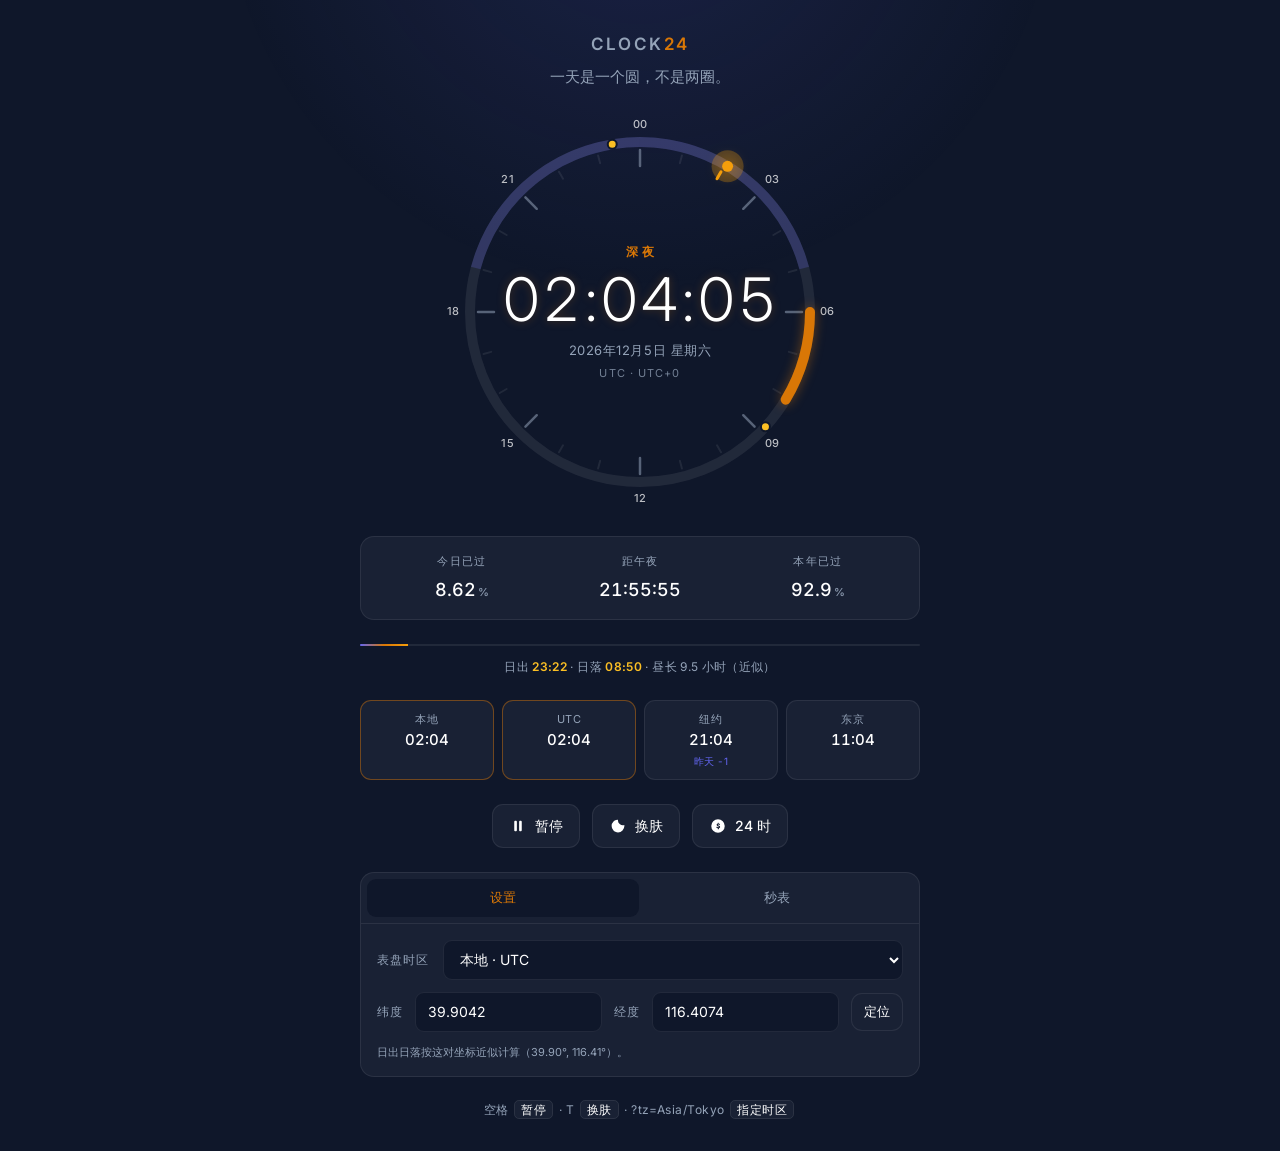
<file: index.html>
<!doctype html>
<html lang="zh-CN" data-theme="dark">
<head>
<meta charset="utf-8">
<meta name="viewport" content="width=device-width, initial-scale=1">
<title>Clock24 · 一天是一个圆</title>
<meta name="description" content="把一天画成一个圆环的 24 小时时钟：实时走针、昼夜弧、日进度、多时区对照与秒表。">
<meta name="color-scheme" content="dark light">
<meta name="theme-color" content="#0F172A">
<link rel="icon" href="data:image/svg+xml,<svg xmlns='http://www.w3.org/2000/svg' viewBox='0 0 32 32'><circle cx='16' cy='16' r='13' fill='none' stroke='%23D97706' stroke-width='3' stroke-dasharray='58 24' stroke-linecap='round'/><circle cx='16' cy='6' r='3' fill='%23F59E0B'/></svg>">
<link rel="preconnect" href="https://fonts.googleapis.com">
<link rel="preconnect" href="https://fonts.gstatic.com" crossorigin>
<link href="https://fonts.googleapis.com/css2?family=Inter:wght@300;400;500;600;700&display=swap" rel="stylesheet">
<link rel="stylesheet" href="styles.css">
</head>
<body>
  <main class="stage">

    <header class="masthead">
      <h1 class="wordmark">Clock<span>24</span></h1>
      <p class="tagline">一天是一个圆，不是两圈。</p>
    </header>

    <section class="clock" aria-labelledby="dialTitle">
      <svg class="dial" viewBox="0 0 400 400" role="img" aria-labelledby="dialTitle dialDesc">
        <title id="dialTitle">24 小时环</title>
        <desc id="dialDesc">外圈 24 格刻度代表 0 到 23 时；弧线表示今天已经流逝的部分，光点表示此刻的位置，两侧的三角是日出与日落。</desc>
        <g id="dial-static"></g>
        <g id="dial-night"></g>
        <circle class="dial-track" cx="200" cy="200" r="170"></circle>
        <circle class="dial-progress" id="progressArc" cx="200" cy="200" r="170"></circle>
        <g id="dial-solar"></g>
        <g id="dial-marker" class="dial-marker">
          <circle class="marker-halo" r="16" cx="200" cy="30"></circle>
          <circle class="marker-core" r="5.5" cx="200" cy="30"></circle>
        </g>
      </svg>

      <div class="readout">
        <p class="phase" id="phase">清晨</p>
        <p class="digital-line">
          <time class="digital" id="digital" datetime="00:00:00" aria-live="off">00:00:00</time>
          <span class="meridiem" id="meridiem" hidden>AM</span>
        </p>
        <p class="dateline" id="dateline">—</p>
        <p class="tzline" id="tzline">—</p>
      </div>
    </section>

    <section class="stats" aria-label="今日进度">
      <div class="stat">
        <span class="stat-label">今日已过</span>
        <span class="stat-value" id="pct">0.00<small>%</small></span>
      </div>
      <div class="stat">
        <span class="stat-label">距午夜</span>
        <span class="stat-value" id="countdown">--:--:--</span>
      </div>
      <div class="stat">
        <span class="stat-label">本年已过</span>
        <span class="stat-value" id="yearpct">0.0<small>%</small></span>
      </div>
    </section>

    <div class="rail" aria-hidden="true"><span id="railFill"></span></div>

    <p class="solar-note" id="solarNote">—</p>

    <section class="zones" aria-label="时区对照">
      <ul class="zone-list" id="zoneList"></ul>
    </section>

    <div class="controls">
      <button type="button" id="btnPause" class="btn" aria-pressed="false">
        <svg viewBox="0 0 24 24" aria-hidden="true" focusable="false"><rect x="7" y="5" width="3.5" height="14" rx="1.2"/><rect x="13.5" y="5" width="3.5" height="14" rx="1.2"/></svg>
        <span id="pauseLabel">暂停</span>
      </button>
      <button type="button" id="btnTheme" class="btn" aria-pressed="false">
        <svg viewBox="0 0 24 24" aria-hidden="true" focusable="false"><path d="M12 3.5a8.5 8.5 0 1 0 8.5 8.5c0-.4-.03-.8-.09-1.19A6.6 6.6 0 0 1 12 3.6c-.05-.03-1 0 0-.1Z"/></svg>
        <span>换肤</span>
      </button>
      <button type="button" id="btnFormat" class="btn" aria-pressed="false">
        <svg viewBox="0 0 24 24" aria-hidden="true" focusable="false"><path d="M12 3a9 9 0 1 0 0 18 9 9 0 0 0 0-18Zm.75 4.5v1.3a3.2 3.2 0 0 1 2.15 1.2l-1.1.8c-.3-.42-.72-.66-1.2-.66-.42 0-.7.2-.7.5 0 .34.3.5 1.05.75.98.32 1.85.75 1.85 1.9 0 .9-.62 1.5-1.55 1.72v1.24h-1.5v-1.24c-.95-.2-1.7-.72-2.15-1.5l1.15-.75c.32.52.85.85 1.5.85.5 0 .8-.22.8-.55 0-.36-.33-.53-1.1-.78-.95-.3-1.75-.7-1.75-1.85 0-.87.6-1.48 1.55-1.7V7.5h1.5Z"/></svg>
        <span id="formatLabel">24 时</span>
      </button>
    </div>

    <section class="panel">
      <div class="tabs" role="tablist" aria-label="工具面板">
        <button type="button" role="tab" id="tab-setup" aria-controls="panel-setup" aria-selected="true" tabindex="0" class="tab">设置</button>
        <button type="button" role="tab" id="tab-stopwatch" aria-controls="panel-stopwatch" aria-selected="false" tabindex="-1" class="tab">秒表</button>
      </div>

      <div role="tabpanel" id="panel-setup" aria-labelledby="tab-setup" class="tabpanel">
        <div class="field">
          <label for="tzSelect">表盘时区</label>
          <select id="tzSelect"></select>
        </div>
        <div class="field field-coords">
          <label for="latInput">纬度</label>
          <input id="latInput" type="number" step="0.0001" min="-90" max="90" inputmode="decimal" value="39.9042">
          <label for="lonInput">经度</label>
          <input id="lonInput" type="number" step="0.0001" min="-180" max="180" inputmode="decimal" value="116.4074">
          <button type="button" id="btnGeo" class="btn btn-sm">定位</button>
        </div>
        <p class="field-note" id="geoNote">日出日落按这对坐标近似计算。</p>
      </div>

      <div role="tabpanel" id="panel-stopwatch" aria-labelledby="tab-stopwatch" class="tabpanel" hidden>
        <p class="sw-display" id="swDisplay" role="timer" aria-live="off">00:00.00</p>
        <div class="sw-controls">
          <button type="button" id="swStart" class="btn btn-sm">开始</button>
          <button type="button" id="swLap" class="btn btn-sm" disabled>分段</button>
          <button type="button" id="swReset" class="btn btn-sm" disabled>清零</button>
        </div>
        <ol class="sw-laps" id="swLaps"></ol>
      </div>
    </section>

    <p class="hint">空格 <kbd>暂停</kbd> · T <kbd>换肤</kbd> · ?tz=Asia/Tokyo <kbd>指定时区</kbd></p>

    <noscript><p class="hint">这个页面靠 JavaScript 走针，请打开它。</p></noscript>
  </main>

  <script src="app.js"></script>
</body>
</html>
</file>
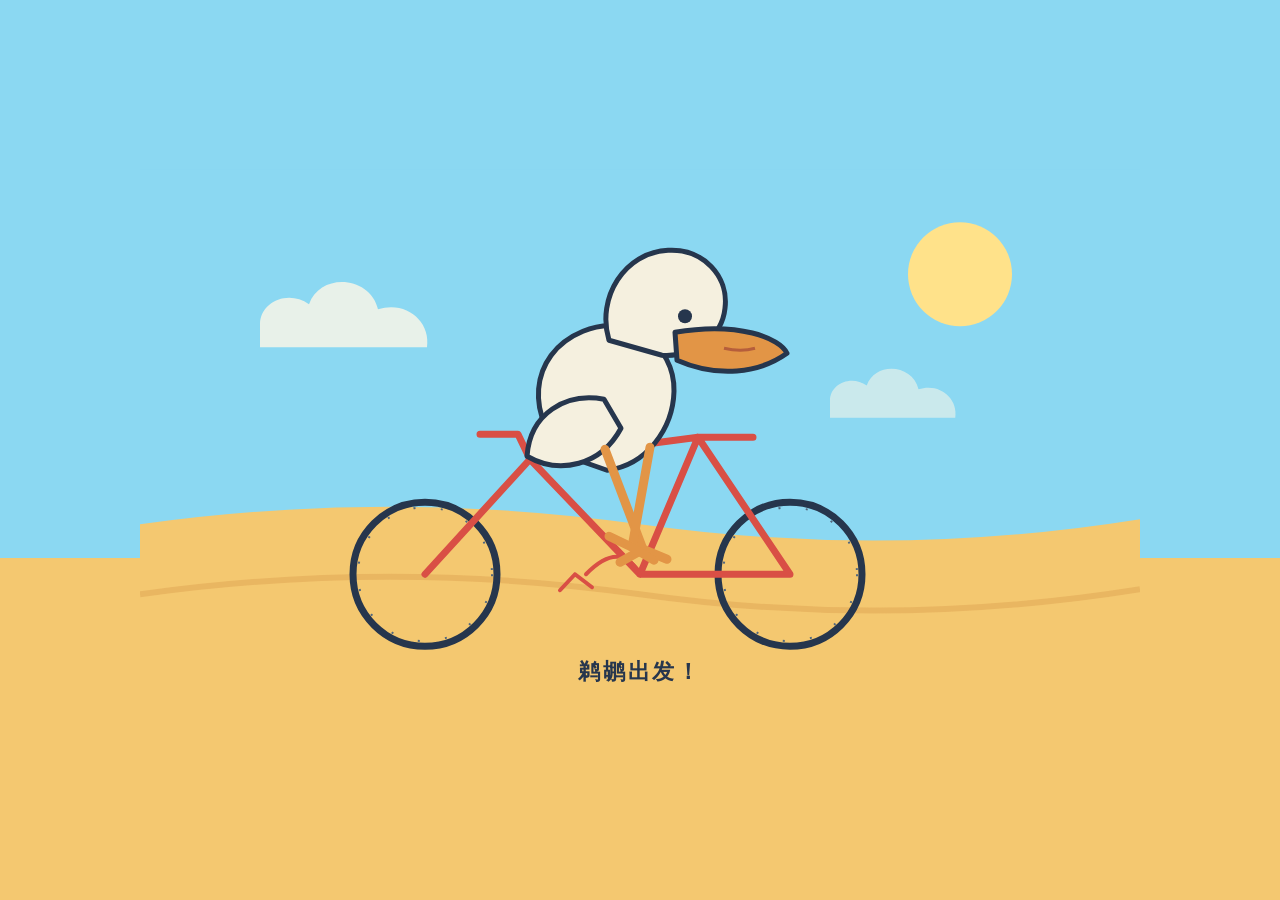
<file: pelican.html>
<!doctype html>
<html lang="zh-CN">
<head>
  <meta charset="utf-8">
  <meta name="viewport" content="width=device-width, initial-scale=1">
  <title>鹈鹕骑自行车</title>
  <style>
    :root { color-scheme: dark; }
    * { box-sizing: border-box; }
    body {
      margin: 0; min-height: 100vh; display: grid; place-items: center;
      overflow: hidden; background: linear-gradient(#8bd8f2 0 62%, #f4c870 62%);
      font-family: system-ui, sans-serif;
    }
    .scene { width: min(100vw, 1000px); aspect-ratio: 16 / 9; }
    svg { display: block; width: 100%; height: 100%; }
    .cloud { fill: #fff8e8; opacity: .8; animation: drift 24s linear infinite; }
    .cloud.two { animation-duration: 34s; animation-delay: -12s; opacity: .55; }
    .wheel { fill: none; stroke: #26364d; stroke-width: 7; }
    .spokes { fill: none; stroke: #52677d; stroke-width: 2; stroke-dasharray: 2 25.6; transform-origin: center; animation: spin .8s linear infinite; }
    .bike { fill: none; stroke: #d94f45; stroke-width: 7; stroke-linecap: round; stroke-linejoin: round; }
    .bike-thin { fill: none; stroke: #d94f45; stroke-width: 4; stroke-linecap: round; }
    .feather { fill: #f5f0df; stroke: #26364d; stroke-width: 5; stroke-linejoin: round; }
    .wing { transform-box: fill-box; transform-origin: 50% 70%; animation: flap .8s ease-in-out infinite alternate; }
    .leg { fill: none; stroke: #e29546; stroke-width: 9; stroke-linecap: round; animation: pedal .8s linear infinite; transform-box: fill-box; transform-origin: 50% 0; }
    .leg.back { animation-delay: -.4s; }
    .pedal { fill: #26364d; }
    .bird { animation: bob .8s ease-in-out infinite; }
    .beak { fill: #e29546; stroke: #26364d; stroke-width: 5; stroke-linejoin: round; }
    .eye { fill: #26364d; }
    .caption { fill: #26364d; font-size: 22px; font-weight: 700; letter-spacing: .12em; }
    @keyframes spin { to { transform: rotate(360deg); } }
    @keyframes pedal { 50% { transform: rotate(25deg); } 100% { transform: rotate(0deg); } }
    @keyframes flap { to { transform: rotate(-13deg); } }
    @keyframes bob { 50% { transform: translateY(-7px); } }
    @keyframes drift { from { transform: translateX(-110px); } to { transform: translateX(110px); } }
    @media (prefers-reduced-motion: reduce) {
      .cloud, .wheel .spokes, .wing, .leg, .bird { animation-play-state: paused; }
    }
  </style>
</head>
<body>
  <main class="scene" aria-label="一只鹈鹕骑自行车的 SVG 动画">
    <svg viewBox="0 0 1000 562" role="img" aria-labelledby="title desc">
      <title id="title">鹈鹕骑自行车</title>
      <desc id="desc">一只鹈鹕踩着自行车沿着沙滩前进，翅膀随骑行节奏扇动。</desc>
      <rect width="1000" height="562" fill="#8bd8f2"/>
      <circle cx="820" cy="105" r="52" fill="#ffe28a"/>
      <g class="cloud" transform="translate(120 120)"><path d="M0 35c0-22 28-35 49-20 11-32 61-29 69 5 28-9 53 12 49 38H0Z"/></g>
      <g class="cloud two" transform="translate(690 205) scale(.75)"><path d="M0 35c0-22 28-35 49-20 11-32 61-29 69 5 28-9 53 12 49 38H0Z"/></g>
      <path d="M0 355 Q250 320 500 355T1000 350V562H0Z" fill="#f4c870"/>
      <path d="M0 425 Q250 390 500 425T1000 420" fill="none" stroke="#e6af5c" stroke-width="6" opacity=".7"/>
      <text class="caption" x="500" y="510" text-anchor="middle">鹈鹕出发！</text>

      <g transform="translate(0 20)">
        <!-- bicycle -->
        <g transform="translate(285 385)">
          <circle class="wheel" r="72"/>
          <circle class="spokes" r="67"/>
        </g>
        <g transform="translate(650 385)">
          <circle class="wheel" r="72"/>
          <circle class="spokes" r="67"/>
        </g>
        <path class="bike" d="M285 385 390 270 500 385 650 385 558 248 390 270M500 385 558 248M558 248h55M390 270l-12-25h-38"/>
        <path class="bike-thin" d="M500 385q-20-35-54 0M435 385l-15 16m15-16 17 13"/>

        <!-- pelican -->
        <g class="bird">
          <path class="feather" d="M430 268c-45-37-43-103 13-126 45-19 92 13 91 60-1 37-27 74-67 79Z"/>
          <path class="feather wing" d="M464 210c-38-7-74 14-77 57 33 19 74 9 94-28Z"/>
          <path class="feather" d="M469 151c-13-43 16-88 59-90 35-2 61 26 57 58-3 28-29 49-63 47Z"/>
          <path class="beak" d="M535 143c64-11 105 6 112 21-28 20-69 25-110 7Z"/>
          <circle class="eye" cx="545" cy="127" r="7"/>
          <path d="M584 159q17 4 31 0" fill="none" stroke="#b65e3b" stroke-width="3"/>
          <!-- legs and pedals -->
          <g class="leg" transform="translate(465 260)"><path d="M0 0 38 100"/><path class="pedal" d="m38 100-23 13m23-13 24 10"/></g>
          <g class="leg back" transform="translate(510 258)"><path d="M0 0-18 100"/><path class="pedal" d="m-18 100-23-11m23 11 22 13"/></g>
        </g>
      </g>
    </svg>
  </main>
</body>
</html>
</file>
<file: styles.css>
/* Clock24 — v2.0
   一天是一个圆。深色为默认，光源来自时间本身。 */

:root {
  --c-primary: #D97706;
  --c-secondary: #F59E0B;
  --c-accent: #6366F1;
  --c-bg: #0F172A;
  --c-fg: #FFFFFF;
  --c-card: #192134;
  --c-muted: #94A3B8;
  --c-border: rgba(255, 255, 255, 0.08);
  --c-ring: #D97706;
  --c-solar: #FBBF24;
  --c-night: rgba(99, 102, 241, 0.22);

  --glow: 0 0 10px;
  --ease: cubic-bezier(0.22, 0.61, 0.36, 1);
  --t-fast: 150ms;
  --t-mid: 260ms;

  --space-2: 8px;
  --space-3: 12px;
  --space-4: 16px;
  --space-5: 24px;
  --space-6: 32px;
  --space-7: 48px;

  --day-tint: 0; /* 0–1，由 JS 按小时推进，控制整页色温 */
}

html[data-theme="light"] {
  --c-bg: #F6F4F0;
  --c-fg: #131822;
  --c-card: #FFFFFF;
  --c-muted: #5B6472;
  --c-border: rgba(15, 23, 42, 0.10);
  --c-primary: #B45309;
  --c-secondary: #D97706;
  --c-ring: #B45309;
  --c-solar: #B45309;
  --c-night: rgba(99, 102, 241, 0.16);
  --glow: 0 0 0;
}

* { box-sizing: border-box; }

html, body { height: 100%; }

body {
  margin: 0;
  padding: var(--space-6) var(--space-4);
  display: grid;
  place-items: start center;
  background: var(--c-bg);
  color: var(--c-fg);
  font-family: Inter, system-ui, -apple-system, "Segoe UI", "PingFang SC", "Microsoft YaHei", sans-serif;
  font-size: 16px;
  line-height: 1.5;
  -webkit-font-smoothing: antialiased;
  overflow-x: hidden;
  transition: background var(--t-mid) var(--ease), color var(--t-mid) var(--ease);
}

/* 时间自己带来的环境光：越靠近正午越暖，深夜几乎无光 */
body::before {
  content: "";
  position: fixed;
  inset: 0;
  pointer-events: none;
  z-index: 0;
  background:
    radial-gradient(60vmax 60vmax at 50% 115%, rgba(217, 119, 6, calc(0.16 * var(--day-tint))), transparent 70%),
    radial-gradient(46vmax 46vmax at 50% -15%, rgba(99, 102, 241, calc(0.14 * (1 - var(--day-tint)))), transparent 72%);
  transition: background 1s linear;
}

.stage {
  position: relative;
  z-index: 1;
  width: min(560px, 100%);
  margin: 0 auto;
  padding-bottom: var(--space-6);
  display: flex;
  flex-direction: column;
  align-items: center;
  gap: var(--space-5);
}

/* ---------- 报头 ---------- */
.masthead { text-align: center; }

.wordmark {
  margin: 0;
  font-size: 1.0625rem;
  font-weight: 600;
  letter-spacing: 0.14em;
  text-transform: uppercase;
  color: var(--c-muted);
}

.wordmark span { color: var(--c-primary); }

.tagline {
  margin: var(--space-2) 0 0;
  font-size: 0.9375rem;
  color: var(--c-muted);
}

/* ---------- 表盘 ---------- */
.clock {
  position: relative;
  width: min(400px, 88vw);
  aspect-ratio: 1;
  display: grid;
  place-items: center;
}

.dial {
  position: absolute;
  inset: 0;
  width: 100%;
  height: 100%;
  overflow: visible;
}

.dial-track {
  fill: none;
  stroke: var(--c-border);
  stroke-width: 10;
}

.dial-progress {
  fill: none;
  stroke: var(--c-primary);
  stroke-width: 10;
  stroke-linecap: round;
  filter: drop-shadow(0 0 6px rgba(217, 119, 6, 0.45));
  transform-box: fill-box;
  transform-origin: center;
  transition: stroke var(--t-mid) var(--ease);
}

/* 昼夜分界：0–5 时与 19–24 时的弧比白天暗一档 */
.night-arc {
  fill: none;
  stroke: var(--c-night);
  stroke-width: 10;
  stroke-linecap: butt;
  transition: stroke var(--t-mid) var(--ease);
}

.tick {
  stroke: var(--c-border);
  stroke-width: 2;
  stroke-linecap: round;
  transition: stroke var(--t-mid) var(--ease);
}

.tick.is-quarter { stroke: rgba(148, 163, 184, 0.55); stroke-width: 2.5; }

.tick.is-now { stroke: var(--c-secondary); stroke-width: 3; }

.tick-label {
  fill: var(--c-muted);
  font-size: 11px;
  font-weight: 500;
  letter-spacing: 0.04em;
  text-anchor: middle;
  dominant-baseline: middle;
}

.tick-label.is-quarter { fill: var(--c-fg); opacity: 0.72; }

/* 日出 / 日落：贴在环外沿的两个三角，指向盘心 */
.solar-mark {
  fill: var(--c-solar);
  stroke: var(--c-bg);
  stroke-width: 2;
  transition: fill var(--t-mid) var(--ease), stroke var(--t-mid) var(--ease);
}

.marker-halo {
  fill: var(--c-secondary);
  opacity: 0.28;
}

.marker-core {
  fill: var(--c-secondary);
  filter: drop-shadow(0 0 8px rgba(245, 158, 11, 0.85));
}

/* ---------- 盘心读数 ---------- */
.readout {
  position: relative;
  text-align: center;
  padding: 0 var(--space-4);
}

.phase {
  margin: 0 0 var(--space-2);
  font-size: 0.75rem;
  font-weight: 600;
  letter-spacing: 0.3em;
  text-indent: 0.3em;
  text-transform: uppercase;
  color: var(--c-primary);
}

.digital-line {
  margin: 0;
  display: flex;
  align-items: flex-start;
  justify-content: center;
  gap: 6px;
}

.digital {
  display: block;
  font-size: clamp(2.25rem, 11vw, 3.75rem);
  font-weight: 300;
  line-height: 1;
  letter-spacing: 0.02em;
  font-variant-numeric: tabular-nums;
  font-feature-settings: "tnum" 1;
  text-shadow: var(--glow) rgba(217, 119, 6, 0.28);
}

.meridiem {
  margin-top: 6px;
  font-size: 0.8125rem;
  font-weight: 600;
  letter-spacing: 0.1em;
  color: var(--c-primary);
}

.dateline {
  margin: var(--space-3) 0 0;
  font-size: 0.8125rem;
  color: var(--c-muted);
  letter-spacing: 0.04em;
}

.tzline {
  margin: 4px 0 0;
  font-size: 0.6875rem;
  letter-spacing: 0.1em;
  text-transform: uppercase;
  color: var(--c-muted);
  opacity: 0.75;
}

/* ---------- 数据条 ---------- */
.stats {
  width: 100%;
  display: grid;
  grid-template-columns: repeat(3, 1fr);
  gap: var(--space-2);
  padding: var(--space-4);
  background: var(--c-card);
  border: 1px solid var(--c-border);
  border-radius: 14px;
  transition: background var(--t-mid) var(--ease), border-color var(--t-mid) var(--ease);
}

.stat { display: flex; flex-direction: column; gap: 6px; text-align: center; }

.stat-label {
  font-size: 0.6875rem;
  letter-spacing: 0.12em;
  color: var(--c-muted);
  text-transform: uppercase;
}

.stat-value {
  font-size: 1.125rem;
  font-weight: 500;
  font-variant-numeric: tabular-nums;
  font-feature-settings: "tnum" 1;
  color: var(--c-fg);
}

.stat-value small { font-size: 0.6875rem; color: var(--c-muted); margin-left: 2px; }

/* 一条细轨，替代粗进度条 */
.rail {
  width: 100%;
  height: 2px;
  background: var(--c-border);
  border-radius: 2px;
  overflow: hidden;
}

.rail span {
  display: block;
  height: 100%;
  width: 0%;
  background: linear-gradient(90deg, var(--c-accent), var(--c-primary), var(--c-secondary));
  transition: width 1s linear;
}

.solar-note {
  margin: calc(-1 * var(--space-3)) 0 0;
  font-size: 0.75rem;
  color: var(--c-muted);
  letter-spacing: 0.03em;
  text-align: center;
}

.solar-note b { color: var(--c-solar); font-weight: 600; }

/* ---------- 时区对照 ---------- */
.zones { width: 100%; }

.zone-list {
  list-style: none;
  margin: 0;
  padding: 0;
  display: grid;
  grid-template-columns: repeat(4, 1fr);
  gap: var(--space-2);
}

.zone {
  display: flex;
  flex-direction: column;
  gap: 2px;
  padding: 10px var(--space-2);
  background: var(--c-card);
  border: 1px solid var(--c-border);
  border-radius: 11px;
  text-align: center;
  transition: background var(--t-mid) var(--ease), border-color var(--t-mid) var(--ease);
}

.zone.is-primary { border-color: rgba(217, 119, 6, 0.45); }

.zone-city {
  font-size: 0.6875rem;
  color: var(--c-muted);
  letter-spacing: 0.06em;
  white-space: nowrap;
  overflow: hidden;
  text-overflow: ellipsis;
}

.zone-time {
  font-size: 0.9375rem;
  font-weight: 500;
  font-variant-numeric: tabular-nums;
  font-feature-settings: "tnum" 1;
  color: var(--c-fg);
}

.zone-delta {
  font-size: 0.625rem;
  letter-spacing: 0.06em;
  color: var(--c-primary);
  min-height: 1em;
}

.zone-delta.is-past { color: var(--c-accent); }

/* ---------- 控制 ---------- */
.controls { display: flex; flex-wrap: wrap; justify-content: center; gap: var(--space-3); }

.btn {
  display: inline-flex;
  align-items: center;
  justify-content: center;
  gap: var(--space-2);
  min-height: 44px;
  min-width: 44px;
  padding: 0 var(--space-4);
  font: inherit;
  font-size: 0.875rem;
  font-weight: 500;
  color: var(--c-fg);
  background: var(--c-card);
  border: 1px solid var(--c-border);
  border-radius: 11px;
  cursor: pointer;
  transition: background var(--t-fast) var(--ease), border-color var(--t-fast) var(--ease),
              transform var(--t-fast) var(--ease), color var(--t-fast) var(--ease),
              opacity var(--t-fast) var(--ease);
}

.btn svg { width: 18px; height: 18px; fill: currentColor; flex: none; }

.btn:hover:not(:disabled) { border-color: var(--c-primary); color: var(--c-primary); }

.btn:active:not(:disabled) { transform: translateY(1px); }

.btn:focus-visible {
  outline: 2px solid var(--c-ring);
  outline-offset: 2px;
}

.btn:disabled { opacity: 0.42; cursor: not-allowed; }

.btn[aria-pressed="true"] { border-color: var(--c-primary); color: var(--c-primary); }

.btn-sm { min-height: 38px; padding: 0 var(--space-3); font-size: 0.8125rem; }

/* ---------- 面板 ---------- */
.panel {
  width: 100%;
  background: var(--c-card);
  border: 1px solid var(--c-border);
  border-radius: 14px;
  overflow: hidden;
  transition: background var(--t-mid) var(--ease), border-color var(--t-mid) var(--ease);
}

.tabs {
  display: flex;
  gap: 2px;
  padding: 6px;
  border-bottom: 1px solid var(--c-border);
}

.tab {
  flex: 1;
  min-height: 38px;
  padding: 0 var(--space-3);
  font: inherit;
  font-size: 0.8125rem;
  font-weight: 500;
  color: var(--c-muted);
  background: transparent;
  border: 0;
  border-radius: 9px;
  cursor: pointer;
  transition: background var(--t-fast) var(--ease), color var(--t-fast) var(--ease);
}

.tab:hover { color: var(--c-fg); }

.tab[aria-selected="true"] { background: var(--c-bg); color: var(--c-primary); }

.tab:focus-visible { outline: 2px solid var(--c-ring); outline-offset: -2px; }

.tabpanel {
  padding: var(--space-4);
  display: flex;
  flex-direction: column;
  gap: var(--space-3);
}

/* display:flex 会盖掉 UA 的 [hidden]，得手动还回去 */
.tabpanel[hidden] { display: none; }

.field { display: flex; align-items: center; gap: var(--space-3); }

.field > label {
  font-size: 0.75rem;
  letter-spacing: 0.08em;
  text-transform: uppercase;
  color: var(--c-muted);
  flex: none;
  min-width: 4.5em;
}

.field-coords { flex-wrap: wrap; }
.field-coords > label { min-width: auto; }
.field-coords > input { flex: 1 1 6em; min-width: 5.5em; }

select,
input[type="number"] {
  flex: 1;
  min-height: 40px;
  padding: 0 var(--space-3);
  font: inherit;
  font-size: 0.875rem;
  color: var(--c-fg);
  background: var(--c-bg);
  border: 1px solid var(--c-border);
  border-radius: 9px;
  transition: border-color var(--t-fast) var(--ease);
}

select:hover, input[type="number"]:hover { border-color: var(--c-primary); }

select:focus-visible, input[type="number"]:focus-visible {
  outline: 2px solid var(--c-ring);
  outline-offset: 1px;
  border-color: var(--c-ring);
}

.field-note { margin: 0; font-size: 0.6875rem; color: var(--c-muted); }

/* ---------- 秒表 ---------- */
.sw-display {
  margin: 0;
  text-align: center;
  font-size: clamp(1.75rem, 8vw, 2.5rem);
  font-weight: 300;
  font-variant-numeric: tabular-nums;
  font-feature-settings: "tnum" 1;
  letter-spacing: 0.02em;
  color: var(--c-fg);
}

.sw-controls { display: flex; justify-content: center; gap: var(--space-2); }

.sw-laps {
  list-style: none;
  margin: 0;
  padding: 0;
  max-height: 148px;
  overflow-y: auto;
  font-size: 0.8125rem;
  font-variant-numeric: tabular-nums;
}

.sw-laps:empty { display: none; }

.sw-laps li {
  display: flex;
  justify-content: space-between;
  padding: 6px var(--space-2);
  border-bottom: 1px solid var(--c-border);
  color: var(--c-muted);
}

.sw-laps li span:last-child { color: var(--c-fg); }

.hint {
  margin: 0;
  font-size: 0.75rem;
  color: var(--c-muted);
  letter-spacing: 0.04em;
  text-align: center;
}

kbd {
  font: inherit;
  padding: 1px 6px;
  margin: 0 2px;
  border: 1px solid var(--c-border);
  border-radius: 5px;
  background: var(--c-card);
  color: var(--c-fg);
}

/* ---------- 响应式 ---------- */
@media (max-width: 480px) {
  body { padding: var(--space-4) var(--space-3); }
  .stage { gap: var(--space-4); }
  .stats { grid-template-columns: 1fr; gap: var(--space-3); }
  .stat { flex-direction: row; justify-content: space-between; align-items: baseline; }
  .tick-label { font-size: 10px; }
  .zone-list { grid-template-columns: repeat(2, 1fr); }
  .field { flex-wrap: wrap; }
  .field > label { min-width: auto; }
}

@media (min-width: 1024px) {
  .clock { width: min(400px, 56vh); }
}

/* ---------- 动效克制 ---------- */
@media (prefers-reduced-motion: reduce) {
  *, *::before, *::after {
    transition-duration: 0.01ms !important;
    animation-duration: 0.01ms !important;
  }
}
</file>
